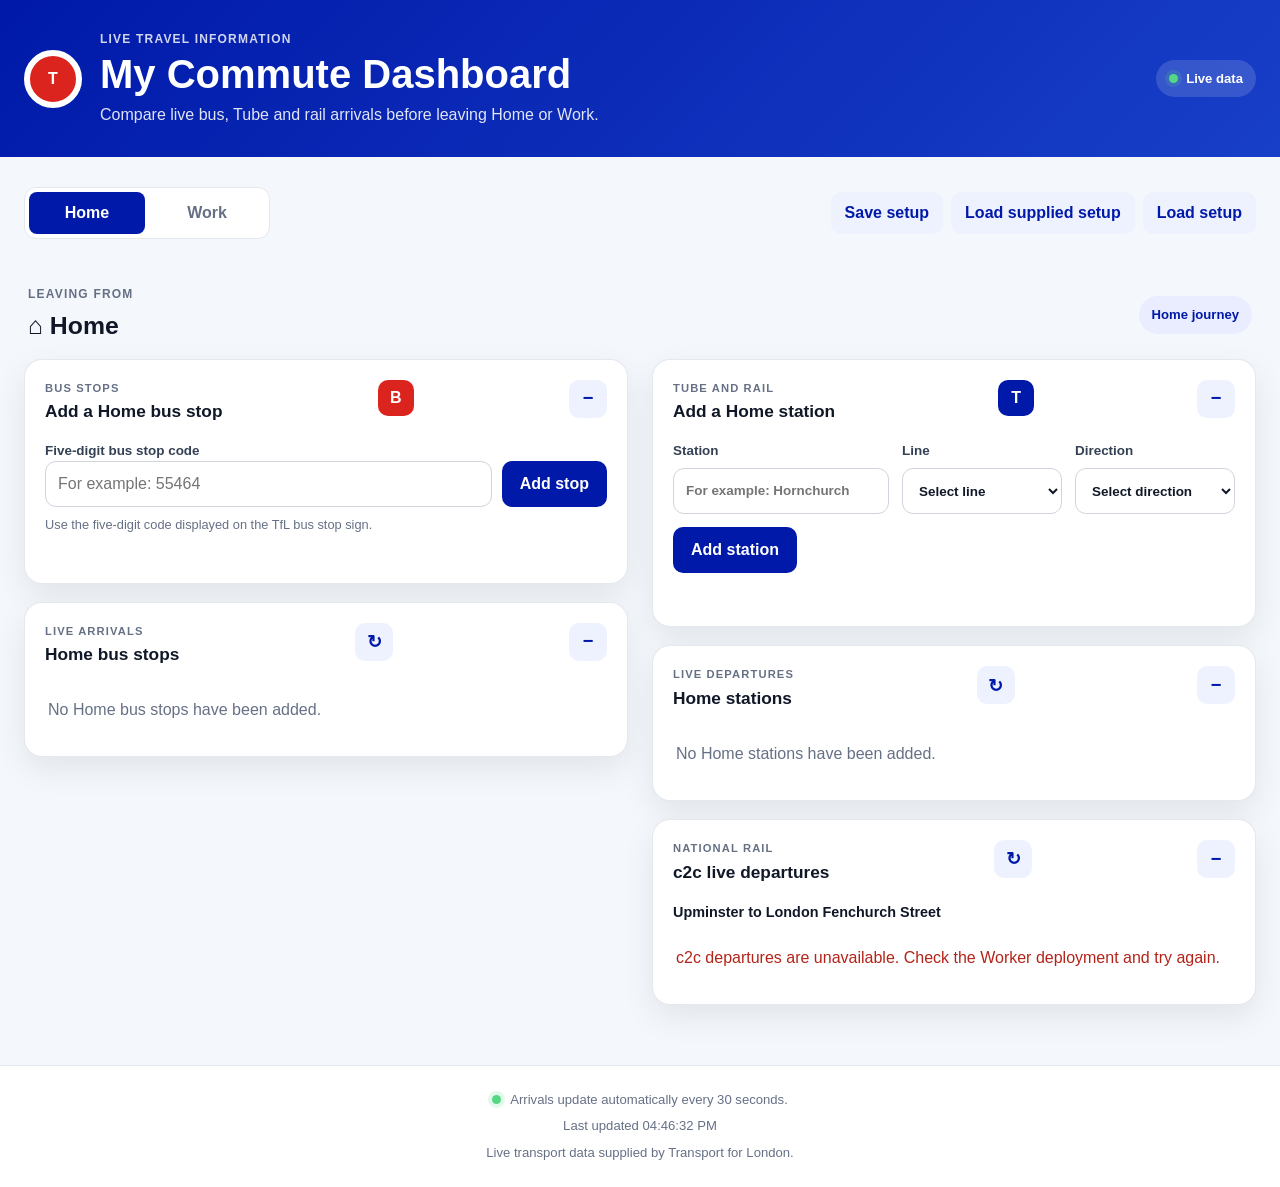
<file: index.html>
<!DOCTYPE html>
<html lang="en">
<head>
    <meta charset="UTF-8">

    <meta
        name="viewport"
        content="width=device-width, initial-scale=1.0"
    >

    <meta
        name="description"
        content="A personal TfL dashboard showing live bus, Tube and rail arrivals for Home and Work."
    >

    <title>My Commute Dashboard</title>

    <link rel="stylesheet" href="css/styles.css">
</head>

<body>

    <div class="app-shell">

        <!-- ==================================================
             PAGE HEADER
        =================================================== -->

        <header class="site-header">

            <div class="header-content">

                <div class="brand">

                    <div class="brand-icon" aria-hidden="true">
                        T
                    </div>

                    <div>
                        <p class="header-eyebrow">
                            Live travel information
                        </p>

                        <h1>My Commute Dashboard</h1>

                        <p class="header-description">
                            Compare live bus, Tube and rail arrivals
                            before leaving Home or Work.
                        </p>
                    </div>

                </div>

                <div class="header-status">
                    <span class="live-indicator" aria-hidden="true"></span>
                    <span>Live data</span>
                </div>

            </div>

        </header>


        <!-- ==================================================
             MAIN DASHBOARD
        =================================================== -->

        <main class="dashboard">

            <div class="dashboard-toolbar">
            <div class="dashboard-tabs" role="tablist" aria-label="Commute location">
                <button
                    type="button"
                    id="home-tab"
                    class="location-tab"
                    role="tab"
                    aria-selected="true"
                    aria-controls="home-panel"
                    tabindex="0"
                    data-location="home"
                >
                    Home
                </button>
                <button
                    type="button"
                    id="work-tab"
                    class="location-tab"
                    role="tab"
                    aria-selected="false"
                    aria-controls="work-panel"
                    tabindex="-1"
                    data-location="work"
                >
                    Work
                </button>
            </div>
                <div class="configuration-actions">
                    <button type="button" id="save-setup" class="secondary-button">Save setup</button>
                    <button type="button" id="load-default-setup" class="secondary-button" title="Load the commute setup provided with this dashboard">Load supplied setup</button>
                    <button type="button" id="load-setup" class="secondary-button">Load setup</button>
                    <input type="file" id="setup-file-input" accept=".json,application/json" hidden>
                </div>
            </div>
            <p id="setup-message" class="setup-message" role="status" aria-live="polite"></p>

            <div class="dashboard-grid">


                <!-- ==========================================
                     HOME PANEL
                =========================================== -->

                <section
                    id="home-panel"
                    class="location-panel"
                    role="tabpanel"
                    aria-labelledby="home-tab"
                    tabindex="0"
                >

                    <div class="location-header">

                        <div>
                            <p class="location-label">
                                Leaving from
                            </p>

                            <h2 id="home-heading">
                                <span aria-hidden="true">⌂</span>
                                Home
                            </h2>
                        </div>

                        <span class="location-badge">
                            Home journey
                        </span>

                    </div>


                    <div class="transport-columns">
                        <section class="transport-column" aria-label="Home bus information">

                    <!-- HOME BUS STOP FORM -->

                    <article class="transport-card">

                        <div class="card-heading">

                            <div>
                                <span class="eyebrow">
                                    Bus stops
                                </span>

                                <h3>Add a Home bus stop</h3>
                            </div>

                            <span
                                class="transport-icon bus-icon"
                                aria-hidden="true"
                            >
                                B
                            </span>

                        </div>

                        <form
                            id="home-bus-form"
                            class="bus-stop-form"
                            data-location="home"
                        >

                            <label for="home-stop-code">
                                Five-digit bus stop code
                            </label>

                            <div class="input-button-row">

                                <input
                                    type="text"
                                    id="home-stop-code"
                                    name="homeStopCode"
                                    inputmode="numeric"
                                    pattern="[0-9]{5}"
                                    maxlength="5"
                                    placeholder="For example: 55464"
                                    autocomplete="off"
                                    aria-describedby="home-bus-help"
                                    required
                                >

                                <button
                                    type="submit"
                                    class="primary-button"
                                >
                                    Add stop
                                </button>

                            </div>

                            <p
                                id="home-bus-help"
                                class="field-help"
                            >
                                Use the five-digit code displayed on the
                                TfL bus stop sign.
                            </p>

                            <p
                                id="home-bus-message"
                                class="form-message"
                                role="status"
                                aria-live="polite"
                            ></p>

                        </form>

                    </article>


                    <!-- HOME LIVE BUS ARRIVALS -->

                    <article class="transport-card">

                        <div class="card-heading">

                            <div>
                                <span class="eyebrow">
                                    Live arrivals
                                </span>

                                <h3>Home bus stops</h3>
                            </div>

                            <button
                                type="button"
                                id="refresh-home-buses"
                                class="icon-button"
                                aria-label="Refresh Home bus arrivals"
                                title="Refresh Home bus arrivals"
                            >
                                ↻
                            </button>

                        </div>

                        <div
                            id="home-buses"
                            class="departures-list"
                            aria-live="polite"
                        >
                            <p class="empty-message">
                                No Home bus stops have been added.
                            </p>
                        </div>

                    </article>

                        </section>
                        <section class="transport-column" aria-label="Home train information">

                    <!-- HOME STATION FORM -->

                    <article class="transport-card">

                        <div class="card-heading">

                            <div>
                                <span class="eyebrow">
                                    Tube and rail
                                </span>

                                <h3>Add a Home station</h3>
                            </div>

                            <span
                                class="transport-icon train-icon"
                                aria-hidden="true"
                            >
                                T
                            </span>

                        </div>

                        <form
                            id="home-station-form"
                            class="station-form"
                            data-location="home"
                        >

                            <label for="home-station-name">
                                Station

                                <input
                                    type="text"
                                    id="home-station-name"
                                    name="homeStationName"
                                    placeholder="For example: Hornchurch"
                                    autocomplete="off"
                                    required
                                >
                            </label>


                            <label for="home-line">
                                Line

                                <select
                                    id="home-line"
                                    name="homeLine"
                                    required
                                >
                                    <option value="">
                                        Select line
                                    </option>

                                    <optgroup label="London Underground">
                                        <option value="bakerloo">
                                            Bakerloo
                                        </option>

                                        <option value="central">
                                            Central
                                        </option>

                                        <option value="circle">
                                            Circle
                                        </option>

                                        <option value="district">
                                            District
                                        </option>

                                        <option value="hammersmith-city">
                                            Hammersmith &amp; City
                                        </option>

                                        <option value="jubilee">
                                            Jubilee
                                        </option>

                                        <option value="metropolitan">
                                            Metropolitan
                                        </option>

                                        <option value="northern">
                                            Northern
                                        </option>

                                        <option value="piccadilly">
                                            Piccadilly
                                        </option>

                                        <option value="victoria">
                                            Victoria
                                        </option>

                                        <option value="waterloo-city">
                                            Waterloo &amp; City
                                        </option>
                                    </optgroup>

                                    <optgroup label="Rail and other services">
                                        <option value="dlr">
                                            DLR
                                        </option>

                                        <option value="elizabeth">
                                            Elizabeth line
                                        </option>

                                        <option value="london-overground">
                                            London Overground
                                        </option>

                                        <option value="tram">
                                            Tram
                                        </option>
                                    </optgroup>
                                </select>
                            </label>


                            <label for="home-direction">
                                Direction

                                <select
                                    id="home-direction"
                                    name="homeDirection"
                                    required
                                >
                                    <option value="">
                                        Select direction
                                    </option>

                                    <option value="Eastbound">
                                        Eastbound
                                    </option>

                                    <option value="Westbound">
                                        Westbound
                                    </option>

                                    <option value="Northbound">
                                        Northbound
                                    </option>

                                    <option value="Southbound">
                                        Southbound
                                    </option>

                                    <option value="Clockwise">
                                        Clockwise
                                    </option>

                                    <option value="Anti-clockwise">
                                        Anti-clockwise
                                    </option>
                                </select>
                            </label>


                            <button
                                type="submit"
                                class="primary-button"
                            >
                                Add station
                            </button>

                            <p
                                id="home-station-message"
                                class="form-message"
                                role="status"
                                aria-live="polite"
                            ></p>

                        </form>

                    </article>


                    <!-- HOME LIVE TRAIN ARRIVALS -->

                    <article class="transport-card">

                        <div class="card-heading">

                            <div>
                                <span class="eyebrow">
                                    Live departures
                                </span>

                                <h3>Home stations</h3>
                            </div>

                            <button
                                type="button"
                                id="refresh-home-trains"
                                class="icon-button"
                                aria-label="Refresh Home train arrivals"
                                title="Refresh Home train arrivals"
                            >
                                ↻
                            </button>

                        </div>

                        <div
                            id="home-trains"
                            class="departures-list"
                            aria-live="polite"
                        >
                            <p class="empty-message">
                                No Home stations have been added.
                            </p>
                        </div>

                    </article>

                    <article class="transport-card c2c-card">
                        <div class="card-heading">
                            <div>
                                <span class="eyebrow">National Rail</span>
                                <h3>c2c live departures</h3>
                            </div>
                            <button
                                type="button"
                                id="refresh-home-c2c"
                                class="icon-button"
                                aria-label="Refresh c2c departures"
                                title="Refresh c2c departures"
                            >
                                ↻
                            </button>
                        </div>
                        <div class="c2c-directions">
                            <section class="c2c-direction" aria-labelledby="c2c-upminster-heading">
                                <h4 id="c2c-upminster-heading">Upminster to London Fenchurch Street</h4>
                                <div id="home-c2c-upminster" aria-live="polite">
                                    <p class="loading-message">Loading c2c departures...</p>
                                </div>
                            </section>
                        </div>
                    </article>

                        </section>
                    </div>

                </section>


                <!-- ==========================================
                     WORK PANEL
                =========================================== -->

                <section
                    id="work-panel"
                    class="location-panel"
                    role="tabpanel"
                    aria-labelledby="work-tab"
                    tabindex="0"
                    hidden
                >

                    <div class="location-header">

                        <div>
                            <p class="location-label">
                                Leaving from
                            </p>

                            <h2 id="work-heading">
                                <span aria-hidden="true">▦</span>
                                Work
                            </h2>
                        </div>

                        <span class="location-badge">
                            Work journey
                        </span>

                    </div>


                    <div class="transport-columns">
                        <section class="transport-column" aria-label="Work bus information">

                    <!-- WORK BUS STOP FORM -->

                    <article class="transport-card">

                        <div class="card-heading">

                            <div>
                                <span class="eyebrow">
                                    Bus stops
                                </span>

                                <h3>Add a Work bus stop</h3>
                            </div>

                            <span
                                class="transport-icon bus-icon"
                                aria-hidden="true"
                            >
                                B
                            </span>

                        </div>

                        <form
                            id="work-bus-form"
                            class="bus-stop-form"
                            data-location="work"
                        >

                            <label for="work-stop-code">
                                Five-digit bus stop code
                            </label>

                            <div class="input-button-row">

                                <input
                                    type="text"
                                    id="work-stop-code"
                                    name="workStopCode"
                                    inputmode="numeric"
                                    pattern="[0-9]{5}"
                                    maxlength="5"
                                    placeholder="For example: 55464"
                                    autocomplete="off"
                                    aria-describedby="work-bus-help"
                                    required
                                >

                                <button
                                    type="submit"
                                    class="primary-button"
                                >
                                    Add stop
                                </button>

                            </div>

                            <p
                                id="work-bus-help"
                                class="field-help"
                            >
                                Use the five-digit code displayed on the
                                TfL bus stop sign.
                            </p>

                            <p
                                id="work-bus-message"
                                class="form-message"
                                role="status"
                                aria-live="polite"
                            ></p>

                        </form>

                    </article>


                    <!-- WORK LIVE BUS ARRIVALS -->

                    <article class="transport-card">

                        <div class="card-heading">

                            <div>
                                <span class="eyebrow">
                                    Live arrivals
                                </span>

                                <h3>Work bus stops</h3>
                            </div>

                            <button
                                type="button"
                                id="refresh-work-buses"
                                class="icon-button"
                                aria-label="Refresh Work bus arrivals"
                                title="Refresh Work bus arrivals"
                            >
                                ↻
                            </button>

                        </div>

                        <div
                            id="work-buses"
                            class="departures-list"
                            aria-live="polite"
                        >
                            <p class="empty-message">
                                No Work bus stops have been added.
                            </p>
                        </div>

                    </article>

                        </section>
                        <section class="transport-column" aria-label="Work train information">

                    <!-- WORK STATION FORM -->

                    <article class="transport-card">

                        <div class="card-heading">

                            <div>
                                <span class="eyebrow">
                                    Tube and rail
                                </span>

                                <h3>Add a Work station</h3>
                            </div>

                            <span
                                class="transport-icon train-icon"
                                aria-hidden="true"
                            >
                                T
                            </span>

                        </div>

                        <form
                            id="work-station-form"
                            class="station-form"
                            data-location="work"
                        >

                            <label for="work-station-name">
                                Station

                                <input
                                    type="text"
                                    id="work-station-name"
                                    name="workStationName"
                                    placeholder="For example: Liverpool Street"
                                    autocomplete="off"
                                    required
                                >
                            </label>


                            <label for="work-line">
                                Line

                                <select
                                    id="work-line"
                                    name="workLine"
                                    required
                                >
                                    <option value="">
                                        Select line
                                    </option>

                                    <optgroup label="London Underground">
                                        <option value="bakerloo">
                                            Bakerloo
                                        </option>

                                        <option value="central">
                                            Central
                                        </option>

                                        <option value="circle">
                                            Circle
                                        </option>

                                        <option value="district">
                                            District
                                        </option>

                                        <option value="hammersmith-city">
                                            Hammersmith &amp; City
                                        </option>

                                        <option value="jubilee">
                                            Jubilee
                                        </option>

                                        <option value="metropolitan">
                                            Metropolitan
                                        </option>

                                        <option value="northern">
                                            Northern
                                        </option>

                                        <option value="piccadilly">
                                            Piccadilly
                                        </option>

                                        <option value="victoria">
                                            Victoria
                                        </option>

                                        <option value="waterloo-city">
                                            Waterloo &amp; City
                                        </option>
                                    </optgroup>

                                    <optgroup label="Rail and other services">
                                        <option value="dlr">
                                            DLR
                                        </option>

                                        <option value="elizabeth">
                                            Elizabeth line
                                        </option>

                                        <option value="london-overground">
                                            London Overground
                                        </option>

                                        <option value="tram">
                                            Tram
                                        </option>
                                    </optgroup>
                                </select>
                            </label>


                            <label for="work-direction">
                                Direction

                                <select
                                    id="work-direction"
                                    name="workDirection"
                                    required
                                >
                                    <option value="">
                                        Select direction
                                    </option>

                                    <option value="Eastbound">
                                        Eastbound
                                    </option>

                                    <option value="Westbound">
                                        Westbound
                                    </option>

                                    <option value="Northbound">
                                        Northbound
                                    </option>

                                    <option value="Southbound">
                                        Southbound
                                    </option>

                                    <option value="Clockwise">
                                        Clockwise
                                    </option>

                                    <option value="Anti-clockwise">
                                        Anti-clockwise
                                    </option>
                                </select>
                            </label>


                            <button
                                type="submit"
                                class="primary-button"
                            >
                                Add station
                            </button>

                            <p
                                id="work-station-message"
                                class="form-message"
                                role="status"
                                aria-live="polite"
                            ></p>

                        </form>

                    </article>


                    <!-- WORK LIVE TRAIN ARRIVALS -->

                    <article class="transport-card">

                        <div class="card-heading">

                            <div>
                                <span class="eyebrow">
                                    Live departures
                                </span>

                                <h3>Work stations</h3>
                            </div>

                            <button
                                type="button"
                                id="refresh-work-trains"
                                class="icon-button"
                                aria-label="Refresh Work train arrivals"
                                title="Refresh Work train arrivals"
                            >
                                ↻
                            </button>

                        </div>

                        <div
                            id="work-trains"
                            class="departures-list"
                            aria-live="polite"
                        >
                            <p class="empty-message">
                                No Work stations have been added.
                            </p>
                        </div>

                    </article>

                    <article class="transport-card c2c-card">
                        <div class="card-heading">
                            <div>
                                <span class="eyebrow">National Rail</span>
                                <h3>c2c live departures</h3>
                            </div>
                            <button
                                type="button"
                                id="refresh-work-c2c"
                                class="icon-button"
                                aria-label="Refresh c2c departures"
                                title="Refresh c2c departures"
                            >
                                ↻
                            </button>
                        </div>
                        <div class="c2c-directions">
                            <section class="c2c-direction" aria-labelledby="work-c2c-fenchurch-heading">
                                <h4 id="work-c2c-fenchurch-heading">London Fenchurch Street to Upminster</h4>
                                <div id="work-c2c-fenchurch" aria-live="polite">
                                    <p class="loading-message">Loading c2c departures...</p>
                                </div>
                            </section>
                        </div>
                    </article>

                        </section>
                    </div>

                </section>

            </div>

        </main>


        <!-- ==================================================
             PAGE FOOTER
        =================================================== -->

        <footer class="site-footer">

            <div>
                <span
                    class="footer-live-indicator"
                    aria-hidden="true"
                ></span>

                Arrivals update automatically every 30 seconds.
            </div>

            <p id="last-updated">
                Waiting for first update.
            </p>

            <p class="data-credit">
                Live transport data supplied by Transport for London.
            </p>

        </footer>

    </div>


    <!-- JavaScript must be loaded after the page content -->
    <script src="JS/script.js"></script>
</body>
</html>
</file>
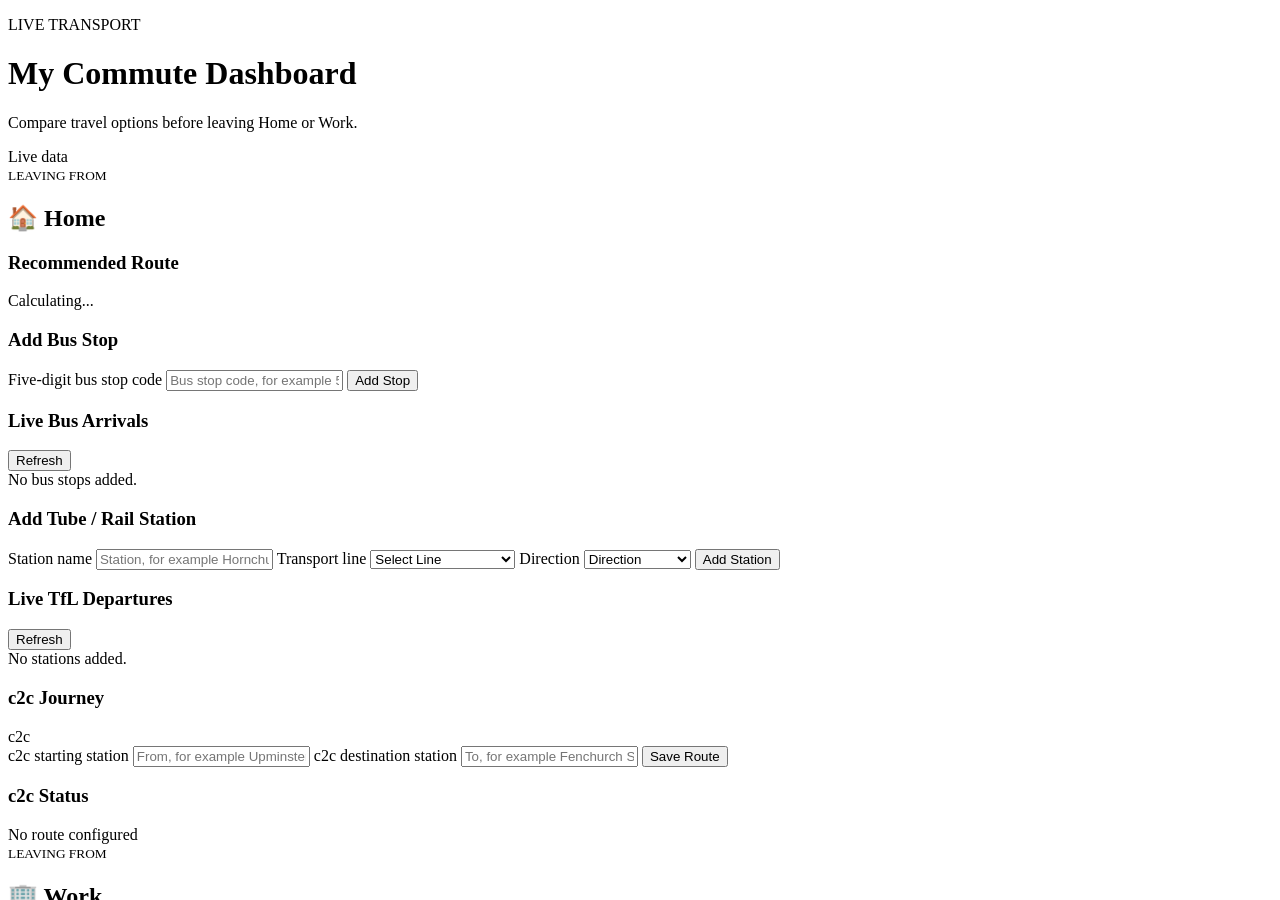
<file: index_files/bc7daf3c-334b-4de1-9fb0-30bd681a117a.html>
<!-- saved from url=(0071)blob:https://rwe-my.sharepoint.com/bc7daf3c-334b-4de1-9fb0-30bd681a117a -->
<html><head><meta http-equiv="Content-Type" content="text/html; charset=UTF-8"><meta http-equiv="x-dns-prefetch-control" content="off"><meta http-equiv="Content-Security-Policy" content="default-src &#39;none&#39;; script-src &#39;unsafe-inline&#39; &#39;unsafe-eval&#39;; style-src &#39;unsafe-inline&#39;; img-src data: blob:; font-src data: blob:; frame-src &#39;none&#39;; connect-src &#39;none&#39;; worker-src &#39;none&#39;; object-src &#39;none&#39;; base-uri &#39;none&#39;; form-action &#39;none&#39;;"><meta name="viewport" content="width=device-width, initial-scale=1" data-html-viewer-injected=""><style>html,body,iframe{margin:0;padding:0;border:0}html,body{height:100%;width:100%;overflow:hidden}#ka-livedata-inner{width:100%;height:100%;display:block}</style></head><body><iframe id="ka-livedata-inner" sandbox="allow-scripts" srcdoc="&lt;meta charset=&quot;UTF-8&quot; data-html-viewer-injected&gt;&lt;meta http-equiv=&quot;x-dns-prefetch-control&quot; content=&quot;off&quot; data-html-viewer-injected&gt;&lt;meta http-equiv=&quot;Content-Security-Policy&quot; data-html-viewer-injected content=&quot;default-src &#39;none&#39;; script-src &#39;unsafe-inline&#39; &#39;unsafe-eval&#39;; style-src &#39;unsafe-inline&#39;; img-src data: blob:; font-src data: blob:; connect-src &#39;none&#39;; worker-src &#39;none&#39;; object-src &#39;none&#39;; base-uri &#39;none&#39;; form-action &#39;none&#39;;&quot;&gt;&lt;meta name=&quot;viewport&quot; content=&quot;width=device-width, initial-scale=1&quot; data-html-viewer-injected&gt;&lt;style data-html-viewer-injected&gt;img,video,canvas,svg{max-width:100%;height:auto}table,pre{max-width:100%}&lt;/style&gt;&lt;script nonce=&quot;a52b119a-a1b2-42ea-9d49-f754a4323d3a&quot; data-html-viewer-injected&gt;(function(){var COUNT=0,MAX=20,LIMIT=2000;function post(m){if(COUNT&gt;=MAX)return;COUNT++;try{window.parent.postMessage({type:&quot;ka-html-viewer-js-error&quot;,message:String(m).slice(0,LIMIT)},&quot;*&quot;);}catch(_){}}window.addEventListener(&quot;error&quot;,function(e){if(!e||typeof e.message!==&quot;string&quot;||e.message===&quot;&quot;)return;var d=e.message;if(e.filename){d+=&quot; (&quot;+e.filename+(e.lineno?&quot;:&quot;+e.lineno:&quot;&quot;)+(e.colno?&quot;:&quot;+e.colno:&quot;&quot;)+&quot;)&quot;;}post(d);});window.addEventListener(&quot;unhandledrejection&quot;,function(e){var r=e&amp;&amp;e.reason;post(&quot;Unhandled promise rejection: &quot;+((r&amp;&amp;r.message)?r.message:r));});})();&lt;/script&gt;&lt;!DOCTYPE html&gt;&lt;html lang=&quot;en&quot;&gt;&lt;head&gt;&lt;script nonce=&quot;a52b119a-a1b2-42ea-9d49-f754a4323d3a&quot;&gt;(function(){var ph=&quot;[data-uri]&quot;;var mark=&quot;data-ka-img-fallback&quot;;function onErr(e){var t=e&amp;&amp;e.target;if(!t||t.tagName!==&quot;IMG&quot;||t.getAttribute(mark))return;t.setAttribute(mark,&quot;1&quot;);if(t.getAttribute(&quot;src&quot;)!==ph){t.setAttribute(&quot;src&quot;,ph);}}window.addEventListener(&quot;error&quot;,onErr,true);})();&lt;/script&gt;
    &lt;meta charset=&quot;UTF-8&quot;&gt;
    &lt;meta name=&quot;viewport&quot; content=&quot;width=device-width, initial-scale=1.0&quot;&gt;
    &lt;meta name=&quot;description&quot; content=&quot;A personal dashboard for live TfL bus and train information, plus manual c2c journey links.&quot;&gt;
    &lt;title&gt;My Commute Dashboard&lt;/title&gt;
    &lt;link rel=&quot;stylesheet&quot; href=&quot;https://rwe-my.sharepoint.com/personal/re55516_rwe-ag_com/Documents/Documents/Copilot/Created/styles.css&quot;&gt;
&lt;/head&gt;
&lt;body&gt;
    &lt;header class=&quot;hero&quot;&gt;
        &lt;div class=&quot;container&quot;&gt;
            &lt;div class=&quot;hero-content&quot;&gt;
                &lt;div&gt;
                    &lt;p class=&quot;eyebrow&quot;&gt;LIVE TRANSPORT&lt;/p&gt;
                    &lt;h1&gt;My Commute Dashboard&lt;/h1&gt;
                    &lt;p&gt;Compare travel options before leaving Home or Work.&lt;/p&gt;
                &lt;/div&gt;
                &lt;div class=&quot;live-status&quot; aria-label=&quot;Live data enabled&quot;&gt;
                    &lt;span class=&quot;live-dot&quot; aria-hidden=&quot;true&quot;&gt;&lt;/span&gt;
                    Live data
                &lt;/div&gt;
            &lt;/div&gt;
        &lt;/div&gt;
    &lt;/header&gt;

    &lt;main class=&quot;container&quot;&gt;
        &lt;div class=&quot;dashboard-grid&quot;&gt;
            &lt;!-- HOME --&gt;
            &lt;section class=&quot;location-panel&quot; aria-labelledby=&quot;home-heading&quot;&gt;
                &lt;div class=&quot;location-header&quot;&gt;
                    &lt;small&gt;LEAVING FROM&lt;/small&gt;
                    &lt;h2 id=&quot;home-heading&quot;&gt;🏠 Home&lt;/h2&gt;
                &lt;/div&gt;

                &lt;article class=&quot;card&quot;&gt;
                    &lt;h3&gt;Recommended Route&lt;/h3&gt;
                    &lt;div id=&quot;home-recommendation&quot; aria-live=&quot;polite&quot;&gt;
                        Calculating...
                    &lt;/div&gt;
                &lt;/article&gt;

                &lt;article class=&quot;card&quot;&gt;
                    &lt;h3&gt;Add Bus Stop&lt;/h3&gt;
                    &lt;form id=&quot;home-bus-form&quot; class=&quot;form&quot;&gt;
                        &lt;label class=&quot;visually-hidden&quot; for=&quot;home-stop-code&quot;&gt;Five-digit bus stop code&lt;/label&gt;
                        &lt;input id=&quot;home-stop-code&quot; name=&quot;homeStopCode&quot; type=&quot;text&quot; inputmode=&quot;numeric&quot; pattern=&quot;[0-9]{5}&quot; maxlength=&quot;5&quot; placeholder=&quot;Bus stop code, for example 55464&quot; autocomplete=&quot;off&quot; required=&quot;&quot;&gt;
                        &lt;button type=&quot;submit&quot;&gt;Add Stop&lt;/button&gt;
                    &lt;/form&gt;
                    &lt;p id=&quot;home-bus-message&quot; class=&quot;message&quot; role=&quot;status&quot; aria-live=&quot;polite&quot;&gt;&lt;/p&gt;
                &lt;/article&gt;

                &lt;article class=&quot;card&quot;&gt;
                    &lt;div class=&quot;card-header&quot;&gt;
                        &lt;h3&gt;Live Bus Arrivals&lt;/h3&gt;
                        &lt;button id=&quot;refresh-home-buses&quot; class=&quot;secondary-button&quot; type=&quot;button&quot;&gt;Refresh&lt;/button&gt;
                    &lt;/div&gt;
                    &lt;div id=&quot;home-buses&quot; aria-live=&quot;polite&quot;&gt;No bus stops added.&lt;/div&gt;
                &lt;/article&gt;

                &lt;article class=&quot;card&quot;&gt;
                    &lt;h3&gt;Add Tube / Rail Station&lt;/h3&gt;
                    &lt;form id=&quot;home-station-form&quot; class=&quot;form-grid&quot;&gt;
                        &lt;label class=&quot;visually-hidden&quot; for=&quot;home-station-name&quot;&gt;Station name&lt;/label&gt;
                        &lt;input id=&quot;home-station-name&quot; name=&quot;homeStationName&quot; type=&quot;text&quot; placeholder=&quot;Station, for example Hornchurch&quot; autocomplete=&quot;off&quot; required=&quot;&quot;&gt;

                        &lt;label class=&quot;visually-hidden&quot; for=&quot;home-line&quot;&gt;Transport line&lt;/label&gt;
                        &lt;select id=&quot;home-line&quot; name=&quot;homeLine&quot; required=&quot;&quot;&gt;
                            &lt;option value=&quot;&quot;&gt;Select Line&lt;/option&gt;
                            &lt;option value=&quot;bakerloo&quot;&gt;Bakerloo&lt;/option&gt;
                            &lt;option value=&quot;central&quot;&gt;Central&lt;/option&gt;
                            &lt;option value=&quot;circle&quot;&gt;Circle&lt;/option&gt;
                            &lt;option value=&quot;district&quot;&gt;District&lt;/option&gt;
                            &lt;option value=&quot;hammersmith-city&quot;&gt;Hammersmith &amp;amp; City&lt;/option&gt;
                            &lt;option value=&quot;jubilee&quot;&gt;Jubilee&lt;/option&gt;
                            &lt;option value=&quot;metropolitan&quot;&gt;Metropolitan&lt;/option&gt;
                            &lt;option value=&quot;northern&quot;&gt;Northern&lt;/option&gt;
                            &lt;option value=&quot;piccadilly&quot;&gt;Piccadilly&lt;/option&gt;
                            &lt;option value=&quot;victoria&quot;&gt;Victoria&lt;/option&gt;
                            &lt;option value=&quot;waterloo-city&quot;&gt;Waterloo &amp;amp; City&lt;/option&gt;
                            &lt;option value=&quot;dlr&quot;&gt;DLR&lt;/option&gt;
                            &lt;option value=&quot;elizabeth&quot;&gt;Elizabeth Line&lt;/option&gt;
                            &lt;option value=&quot;london-overground&quot;&gt;London Overground&lt;/option&gt;
                        &lt;/select&gt;

                        &lt;label class=&quot;visually-hidden&quot; for=&quot;home-direction&quot;&gt;Direction&lt;/label&gt;
                        &lt;select id=&quot;home-direction&quot; name=&quot;homeDirection&quot; required=&quot;&quot;&gt;
                            &lt;option value=&quot;&quot;&gt;Direction&lt;/option&gt;
                            &lt;option value=&quot;Eastbound&quot;&gt;Eastbound&lt;/option&gt;
                            &lt;option value=&quot;Westbound&quot;&gt;Westbound&lt;/option&gt;
                            &lt;option value=&quot;Northbound&quot;&gt;Northbound&lt;/option&gt;
                            &lt;option value=&quot;Southbound&quot;&gt;Southbound&lt;/option&gt;
                            &lt;option value=&quot;Clockwise&quot;&gt;Clockwise&lt;/option&gt;
                            &lt;option value=&quot;Anti-clockwise&quot;&gt;Anti-clockwise&lt;/option&gt;
                        &lt;/select&gt;

                        &lt;button type=&quot;submit&quot;&gt;Add Station&lt;/button&gt;
                    &lt;/form&gt;
                    &lt;p id=&quot;home-station-message&quot; class=&quot;message&quot; role=&quot;status&quot; aria-live=&quot;polite&quot;&gt;&lt;/p&gt;
                &lt;/article&gt;

                &lt;article class=&quot;card&quot;&gt;
                    &lt;div class=&quot;card-header&quot;&gt;
                        &lt;h3&gt;Live TfL Departures&lt;/h3&gt;
                        &lt;button id=&quot;refresh-home-trains&quot; class=&quot;secondary-button&quot; type=&quot;button&quot;&gt;Refresh&lt;/button&gt;
                    &lt;/div&gt;
                    &lt;div id=&quot;home-trains&quot; aria-live=&quot;polite&quot;&gt;No stations added.&lt;/div&gt;
                &lt;/article&gt;

                &lt;article class=&quot;card c2c-card&quot;&gt;
                    &lt;div class=&quot;card-header&quot;&gt;
                        &lt;h3&gt;c2c Journey&lt;/h3&gt;
                        &lt;span class=&quot;c2c-badge&quot;&gt;c2c&lt;/span&gt;
                    &lt;/div&gt;
                    &lt;form id=&quot;home-c2c-form&quot; class=&quot;form-grid&quot;&gt;
                        &lt;label class=&quot;visually-hidden&quot; for=&quot;home-c2c-from&quot;&gt;c2c starting station&lt;/label&gt;
                        &lt;input id=&quot;home-c2c-from&quot; name=&quot;homeC2cFrom&quot; type=&quot;text&quot; placeholder=&quot;From, for example Upminster&quot; autocomplete=&quot;off&quot; required=&quot;&quot;&gt;
                        &lt;label class=&quot;visually-hidden&quot; for=&quot;home-c2c-to&quot;&gt;c2c destination station&lt;/label&gt;
                        &lt;input id=&quot;home-c2c-to&quot; name=&quot;homeC2cTo&quot; type=&quot;text&quot; placeholder=&quot;To, for example Fenchurch Street&quot; autocomplete=&quot;off&quot; required=&quot;&quot;&gt;
                        &lt;button type=&quot;submit&quot;&gt;Save Route&lt;/button&gt;
                    &lt;/form&gt;
                    &lt;p id=&quot;home-c2c-message&quot; class=&quot;message&quot; role=&quot;status&quot; aria-live=&quot;polite&quot;&gt;&lt;/p&gt;
                &lt;/article&gt;

                &lt;article class=&quot;card&quot;&gt;
                    &lt;h3&gt;c2c Status&lt;/h3&gt;
                    &lt;div id=&quot;home-c2c-status&quot; aria-live=&quot;polite&quot;&gt;No route configured&lt;/div&gt;
                &lt;/article&gt;
            &lt;/section&gt;

            &lt;!-- WORK --&gt;
            &lt;section class=&quot;location-panel&quot; aria-labelledby=&quot;work-heading&quot;&gt;
                &lt;div class=&quot;location-header&quot;&gt;
                    &lt;small&gt;LEAVING FROM&lt;/small&gt;
                    &lt;h2 id=&quot;work-heading&quot;&gt;🏢 Work&lt;/h2&gt;
                &lt;/div&gt;

                &lt;article class=&quot;card&quot;&gt;
                    &lt;h3&gt;Recommended Route&lt;/h3&gt;
                    &lt;div id=&quot;work-recommendation&quot; aria-live=&quot;polite&quot;&gt;
                        Calculating...
                    &lt;/div&gt;
                &lt;/article&gt;

                &lt;article class=&quot;card&quot;&gt;
                    &lt;h3&gt;Add Bus Stop&lt;/h3&gt;
                    &lt;form id=&quot;work-bus-form&quot; class=&quot;form&quot;&gt;
                        &lt;label class=&quot;visually-hidden&quot; for=&quot;work-stop-code&quot;&gt;Five-digit bus stop code&lt;/label&gt;
                        &lt;input id=&quot;work-stop-code&quot; name=&quot;workStopCode&quot; type=&quot;text&quot; inputmode=&quot;numeric&quot; pattern=&quot;[0-9]{5}&quot; maxlength=&quot;5&quot; placeholder=&quot;Bus stop code, for example 55464&quot; autocomplete=&quot;off&quot; required=&quot;&quot;&gt;
                        &lt;button type=&quot;submit&quot;&gt;Add Stop&lt;/button&gt;
                    &lt;/form&gt;
                    &lt;p id=&quot;work-bus-message&quot; class=&quot;message&quot; role=&quot;status&quot; aria-live=&quot;polite&quot;&gt;&lt;/p&gt;
                &lt;/article&gt;

                &lt;article class=&quot;card&quot;&gt;
                    &lt;div class=&quot;card-header&quot;&gt;
                        &lt;h3&gt;Live Bus Arrivals&lt;/h3&gt;
                        &lt;button id=&quot;refresh-work-buses&quot; class=&quot;secondary-button&quot; type=&quot;button&quot;&gt;Refresh&lt;/button&gt;
                    &lt;/div&gt;
                    &lt;div id=&quot;work-buses&quot; aria-live=&quot;polite&quot;&gt;No bus stops added.&lt;/div&gt;
                &lt;/article&gt;

                &lt;article class=&quot;card&quot;&gt;
                    &lt;h3&gt;Add Tube / Rail Station&lt;/h3&gt;
                    &lt;form id=&quot;work-station-form&quot; class=&quot;form-grid&quot;&gt;
                        &lt;label class=&quot;visually-hidden&quot; for=&quot;work-station-name&quot;&gt;Station name&lt;/label&gt;
                        &lt;input id=&quot;work-station-name&quot; name=&quot;workStationName&quot; type=&quot;text&quot; placeholder=&quot;Station, for example Liverpool Street&quot; autocomplete=&quot;off&quot; required=&quot;&quot;&gt;

                        &lt;label class=&quot;visually-hidden&quot; for=&quot;work-line&quot;&gt;Transport line&lt;/label&gt;
                        &lt;select id=&quot;work-line&quot; name=&quot;workLine&quot; required=&quot;&quot;&gt;
                            &lt;option value=&quot;&quot;&gt;Select Line&lt;/option&gt;
                            &lt;option value=&quot;bakerloo&quot;&gt;Bakerloo&lt;/option&gt;
                            &lt;option value=&quot;central&quot;&gt;Central&lt;/option&gt;
                            &lt;option value=&quot;circle&quot;&gt;Circle&lt;/option&gt;
                            &lt;option value=&quot;district&quot;&gt;District&lt;/option&gt;
                            &lt;option value=&quot;hammersmith-city&quot;&gt;Hammersmith &amp;amp; City&lt;/option&gt;
                            &lt;option value=&quot;jubilee&quot;&gt;Jubilee&lt;/option&gt;
                            &lt;option value=&quot;metropolitan&quot;&gt;Metropolitan&lt;/option&gt;
                            &lt;option value=&quot;northern&quot;&gt;Northern&lt;/option&gt;
                            &lt;option value=&quot;piccadilly&quot;&gt;Piccadilly&lt;/option&gt;
                            &lt;option value=&quot;victoria&quot;&gt;Victoria&lt;/option&gt;
                            &lt;option value=&quot;waterloo-city&quot;&gt;Waterloo &amp;amp; City&lt;/option&gt;
                            &lt;option value=&quot;dlr&quot;&gt;DLR&lt;/option&gt;
                            &lt;option value=&quot;elizabeth&quot;&gt;Elizabeth Line&lt;/option&gt;
                            &lt;option value=&quot;london-overground&quot;&gt;London Overground&lt;/option&gt;
                        &lt;/select&gt;

                        &lt;label class=&quot;visually-hidden&quot; for=&quot;work-direction&quot;&gt;Direction&lt;/label&gt;
                        &lt;select id=&quot;work-direction&quot; name=&quot;workDirection&quot; required=&quot;&quot;&gt;
                            &lt;option value=&quot;&quot;&gt;Direction&lt;/option&gt;
                            &lt;option value=&quot;Eastbound&quot;&gt;Eastbound&lt;/option&gt;
                            &lt;option value=&quot;Westbound&quot;&gt;Westbound&lt;/option&gt;
                            &lt;option value=&quot;Northbound&quot;&gt;Northbound&lt;/option&gt;
                            &lt;option value=&quot;Southbound&quot;&gt;Southbound&lt;/option&gt;
                            &lt;option value=&quot;Clockwise&quot;&gt;Clockwise&lt;/option&gt;
                            &lt;option value=&quot;Anti-clockwise&quot;&gt;Anti-clockwise&lt;/option&gt;
                        &lt;/select&gt;

                        &lt;button type=&quot;submit&quot;&gt;Add Station&lt;/button&gt;
                    &lt;/form&gt;
                    &lt;p id=&quot;work-station-message&quot; class=&quot;message&quot; role=&quot;status&quot; aria-live=&quot;polite&quot;&gt;&lt;/p&gt;
                &lt;/article&gt;

                &lt;article class=&quot;card&quot;&gt;
                    &lt;div class=&quot;card-header&quot;&gt;
                        &lt;h3&gt;Live TfL Departures&lt;/h3&gt;
                        &lt;button id=&quot;refresh-work-trains&quot; class=&quot;secondary-button&quot; type=&quot;button&quot;&gt;Refresh&lt;/button&gt;
                    &lt;/div&gt;
                    &lt;div id=&quot;work-trains&quot; aria-live=&quot;polite&quot;&gt;No stations added.&lt;/div&gt;
                &lt;/article&gt;

                &lt;article class=&quot;card c2c-card&quot;&gt;
                    &lt;div class=&quot;card-header&quot;&gt;
                        &lt;h3&gt;c2c Journey&lt;/h3&gt;
                        &lt;span class=&quot;c2c-badge&quot;&gt;c2c&lt;/span&gt;
                    &lt;/div&gt;
                    &lt;form id=&quot;work-c2c-form&quot; class=&quot;form-grid&quot;&gt;
                        &lt;label class=&quot;visually-hidden&quot; for=&quot;work-c2c-from&quot;&gt;c2c starting station&lt;/label&gt;
                        &lt;input id=&quot;work-c2c-from&quot; name=&quot;workC2cFrom&quot; type=&quot;text&quot; placeholder=&quot;From, for example Fenchurch Street&quot; autocomplete=&quot;off&quot; required=&quot;&quot;&gt;
                        &lt;label class=&quot;visually-hidden&quot; for=&quot;work-c2c-to&quot;&gt;c2c destination station&lt;/label&gt;
                        &lt;input id=&quot;work-c2c-to&quot; name=&quot;workC2cTo&quot; type=&quot;text&quot; placeholder=&quot;To, for example Upminster&quot; autocomplete=&quot;off&quot; required=&quot;&quot;&gt;
                        &lt;button type=&quot;submit&quot;&gt;Save Route&lt;/button&gt;
                    &lt;/form&gt;
                    &lt;p id=&quot;work-c2c-message&quot; class=&quot;message&quot; role=&quot;status&quot; aria-live=&quot;polite&quot;&gt;&lt;/p&gt;
                &lt;/article&gt;

                &lt;article class=&quot;card&quot;&gt;
                    &lt;h3&gt;c2c Status&lt;/h3&gt;
                    &lt;div id=&quot;work-c2c-status&quot; aria-live=&quot;polite&quot;&gt;No route configured&lt;/div&gt;
                &lt;/article&gt;
            &lt;/section&gt;
        &lt;/div&gt;
    &lt;/main&gt;

    &lt;footer&gt;
        &lt;p id=&quot;last-updated&quot;&gt;Waiting for first update...&lt;/p&gt;
        &lt;p&gt;Live bus and TfL departures are refreshed automatically. c2c uses manual official-information links.&lt;/p&gt;
    &lt;/footer&gt;

    &lt;script nonce=&quot;a52b119a-a1b2-42ea-9d49-f754a4323d3a&quot; src=&quot;https://rwe-my.sharepoint.com/personal/re55516_rwe-ag_com/Documents/Documents/Copilot/Created/script.js&quot;&gt;&lt;/script&gt;


&lt;/body&gt;&lt;/html&gt;&lt;script nonce=&quot;a52b119a-a1b2-42ea-9d49-f754a4323d3a&quot; data-html-viewer-injected&gt;(function(){var _EH=/^on[a-z]+$/i;function _rewire(el){if(!el||!el.attributes)return;var snap=[];for(var i=0;i&lt;el.attributes.length;i++){var a=el.attributes[i];if(_EH.test(a.name))snap.push({n:a.name,v:a.value});}for(var j=0;j&lt;snap.length;j++){el.removeAttribute(snap[j].n);try{var fn=new Function(&quot;event&quot;,snap[j].v);el.addEventListener(snap[j].n.slice(2),(function(f){return function(e){return f.call(this,e);};})(fn));}catch(e){}}}function _walk(root){if(root.nodeType===1)_rewire(root);var ch=root.querySelectorAll?root.querySelectorAll(&quot;*&quot;):[];for(var i=0;i&lt;ch.length;i++)_rewire(ch[i]);}var _obs=new MutationObserver(function(ms){for(var i=0;i&lt;ms.length;i++){var nl=ms[i].addedNodes;for(var j=0;j&lt;nl.length;j++){if(nl[j].nodeType===1)_walk(nl[j]);}}});function _init(){_obs.observe(document.body||document.documentElement,{childList:true,subtree:true});_walk(document);}if(document.readyState===&quot;loading&quot;){document.addEventListener(&quot;DOMContentLoaded&quot;,_init);}else{_init();}})();&lt;/script&gt;&lt;script nonce=&quot;a52b119a-a1b2-42ea-9d49-f754a4323d3a&quot; data-html-viewer-injected&gt;(function(){var _navUsed=0;document.addEventListener(&quot;click&quot;,function(e){if(!e.isTrusted)return;var v=e.target;while(v&amp;&amp;v.nodeName&amp;&amp;v.nodeName.toUpperCase()!==&quot;VIDEO&quot;){v=v.parentElement;}if(!v){var stack=document.elementsFromPoint?document.elementsFromPoint(e.clientX,e.clientY):null;if(stack){for(var i=0;i&lt;stack.length;i++){if(stack[i].nodeName.toUpperCase()===&quot;VIDEO&quot;){v=stack[i];break;}}}}if(!v)return;var url=(v.getAttribute(&quot;src&quot;)||&quot;&quot;).trim();if(!url){var srcs=v.querySelectorAll(&quot;source&quot;);for(var j=0;j&lt;srcs.length;j++){var s=(srcs[j].getAttribute(&quot;src&quot;)||&quot;&quot;).trim();if(s){url=s;break;}}}if(!url)return;try{url=new URL(url,document.baseURI).href;}catch(_){return;}e.preventDefault();e.stopPropagation();window.parent.postMessage({type:&quot;ka-html-viewer-link-click&quot;,url:url},&quot;*&quot;);},true);document.addEventListener(&quot;click&quot;,function(e){if(!e.isTrusted)return;var t=e.target;while(t&amp;&amp;t.nodeName.toUpperCase()!==&quot;A&quot;){t=t.parentElement;}if(t&amp;&amp;t.href){var h=t.getAttribute(&quot;href&quot;)||&quot;&quot;;if(h.charAt(0)===&quot;#&quot;){e.preventDefault();if(h.length&gt;1){var id=h.slice(1);try{id=decodeURIComponent(id);}catch(_){}var el=document.getElementById(id);if(!el){try{el=document.querySelector(&quot;a[name=&quot;+JSON.stringify(id)+&quot;]&quot;);}catch(_){}}if(el)el.scrollIntoView();}else{window.scrollTo(0,0);}try{window.parent.postMessage({type:&quot;ka-html-viewer-anchor-change&quot;,anchor:h.slice(1)},&quot;*&quot;);}catch(_){}return;}e.preventDefault();if(e.isTrusted){_navUsed=0;}if(!(navigator.userActivation&amp;&amp;navigator.userActivation.isActive))return;if(_navUsed&gt;=1)return;_navUsed+=1;window.parent.postMessage({type:&quot;ka-html-viewer-link-click&quot;,url:t.href},&quot;*&quot;);}});})();&lt;/script&gt;&lt;script nonce=&quot;a52b119a-a1b2-42ea-9d49-f754a4323d3a&quot; data-html-viewer-injected&gt;(function(){function _ready(){try{window.parent.postMessage({type:&quot;ka-html-viewer-ready&quot;},&quot;*&quot;);}catch(_){}}if(document.readyState===&quot;loading&quot;){document.addEventListener(&quot;DOMContentLoaded&quot;,_ready);}else{_ready();}window.addEventListener(&quot;message&quot;,function(e){if(e.source!==window.parent)return;if(!e.data||e.data.type!==&quot;ka-html-viewer-anchor&quot;)return;if(typeof e.data.anchor!==&quot;string&quot;)return;var h=&quot;#&quot;+e.data.anchor;if(h.length&gt;1){var id=h.slice(1);try{id=decodeURIComponent(id);}catch(_){}var el=document.getElementById(id);if(!el){try{el=document.querySelector(&quot;a[name=&quot;+JSON.stringify(id)+&quot;]&quot;);}catch(_){}}if(el)el.scrollIntoView();}});})();&lt;/script&gt;"></iframe><script nonce="">(function(){var inner=document.getElementById("ka-livedata-inner");var allowOut=["ka-html-viewer-link-click","ka-html-viewer-refresh","ka-html-viewer-ready","ka-html-viewer-anchor-change","ka-html-viewer-js-error"];var allowIn=["ka-html-viewer-anchor"];function okOut(t){for(var i=0;i<allowOut.length;i++)if(allowOut[i]===t)return true;return false;}function okIn(t){for(var i=0;i<allowIn.length;i++)if(allowIn[i]===t)return true;return false;}inner.srcdoc="<meta charset=\"UTF-8\" data-html-viewer-injected><meta http-equiv=\"x-dns-prefetch-control\" content=\"off\" data-html-viewer-injected><meta http-equiv=\"Content-Security-Policy\" data-html-viewer-injected content=\"default-src 'none'; script-src 'unsafe-inline' 'unsafe-eval'; style-src 'unsafe-inline'; img-src data: blob:; font-src data: blob:; connect-src 'none'; worker-src 'none'; object-src 'none'; base-uri 'none'; form-action 'none';\"><meta name=\"viewport\" content=\"width=device-width, initial-scale=1\" data-html-viewer-injected><style data-html-viewer-injected>img,video,canvas,svg{max-width:100%;height:auto}table,pre{max-width:100%}</style><script nonce=\"a52b119a-a1b2-42ea-9d49-f754a4323d3a\" data-html-viewer-injected>(function(){var COUNT=0,MAX=20,LIMIT=2000;function post(m){if(COUNT>=MAX)return;COUNT++;try{window.parent.postMessage({type:\"ka-html-viewer-js-error\",message:String(m).slice(0,LIMIT)},\"*\");}catch(_){}}window.addEventListener(\"error\",function(e){if(!e||typeof e.message!==\"string\"||e.message===\"\")return;var d=e.message;if(e.filename){d+=\" (\"+e.filename+(e.lineno?\":\"+e.lineno:\"\")+(e.colno?\":\"+e.colno:\"\")+\")\";}post(d);});window.addEventListener(\"unhandledrejection\",function(e){var r=e&&e.reason;post(\"Unhandled promise rejection: \"+((r&&r.message)?r.message:r));});})();<\/script><!DOCTYPE html><html lang=\"en\"><head><script nonce=\"a52b119a-a1b2-42ea-9d49-f754a4323d3a\">(function(){var ph=\"[data-uri]\";var mark=\"data-ka-img-fallback\";function onErr(e){var t=e&&e.target;if(!t||t.tagName!==\"IMG\"||t.getAttribute(mark))return;t.setAttribute(mark,\"1\");if(t.getAttribute(\"src\")!==ph){t.setAttribute(\"src\",ph);}}window.addEventListener(\"error\",onErr,true);})();<\/script>\n    <meta charset=\"UTF-8\">\n    <meta name=\"viewport\" content=\"width=device-width, initial-scale=1.0\">\n    <meta name=\"description\" content=\"A personal dashboard for live TfL bus and train information, plus manual c2c journey links.\">\n    <title>My Commute Dashboard</title>\n    <link rel=\"stylesheet\" href=\"https://rwe-my.sharepoint.com/personal/re55516_rwe-ag_com/Documents/Documents/Copilot/Created/styles.css\">\n</head>\n<body>\n    <header class=\"hero\">\n        <div class=\"container\">\n            <div class=\"hero-content\">\n                <div>\n                    <p class=\"eyebrow\">LIVE TRANSPORT</p>\n                    <h1>My Commute Dashboard</h1>\n                    <p>Compare travel options before leaving Home or Work.</p>\n                </div>\n                <div class=\"live-status\" aria-label=\"Live data enabled\">\n                    <span class=\"live-dot\" aria-hidden=\"true\"></span>\n                    Live data\n                </div>\n            </div>\n        </div>\n    </header>\n\n    <main class=\"container\">\n        <div class=\"dashboard-grid\">\n            <!-- HOME -->\n            <section class=\"location-panel\" aria-labelledby=\"home-heading\">\n                <div class=\"location-header\">\n                    <small>LEAVING FROM</small>\n                    <h2 id=\"home-heading\">🏠 Home</h2>\n                </div>\n\n                <article class=\"card\">\n                    <h3>Recommended Route</h3>\n                    <div id=\"home-recommendation\" aria-live=\"polite\">\n                        Calculating...\n                    </div>\n                </article>\n\n                <article class=\"card\">\n                    <h3>Add Bus Stop</h3>\n                    <form id=\"home-bus-form\" class=\"form\">\n                        <label class=\"visually-hidden\" for=\"home-stop-code\">Five-digit bus stop code</label>\n                        <input id=\"home-stop-code\" name=\"homeStopCode\" type=\"text\" inputmode=\"numeric\" pattern=\"[0-9]{5}\" maxlength=\"5\" placeholder=\"Bus stop code, for example 55464\" autocomplete=\"off\" required=\"\">\n                        <button type=\"submit\">Add Stop</button>\n                    </form>\n                    <p id=\"home-bus-message\" class=\"message\" role=\"status\" aria-live=\"polite\"></p>\n                </article>\n\n                <article class=\"card\">\n                    <div class=\"card-header\">\n                        <h3>Live Bus Arrivals</h3>\n                        <button id=\"refresh-home-buses\" class=\"secondary-button\" type=\"button\">Refresh</button>\n                    </div>\n                    <div id=\"home-buses\" aria-live=\"polite\">No bus stops added.</div>\n                </article>\n\n                <article class=\"card\">\n                    <h3>Add Tube / Rail Station</h3>\n                    <form id=\"home-station-form\" class=\"form-grid\">\n                        <label class=\"visually-hidden\" for=\"home-station-name\">Station name</label>\n                        <input id=\"home-station-name\" name=\"homeStationName\" type=\"text\" placeholder=\"Station, for example Hornchurch\" autocomplete=\"off\" required=\"\">\n\n                        <label class=\"visually-hidden\" for=\"home-line\">Transport line</label>\n                        <select id=\"home-line\" name=\"homeLine\" required=\"\">\n                            <option value=\"\">Select Line</option>\n                            <option value=\"bakerloo\">Bakerloo</option>\n                            <option value=\"central\">Central</option>\n                            <option value=\"circle\">Circle</option>\n                            <option value=\"district\">District</option>\n                            <option value=\"hammersmith-city\">Hammersmith &amp; City</option>\n                            <option value=\"jubilee\">Jubilee</option>\n                            <option value=\"metropolitan\">Metropolitan</option>\n                            <option value=\"northern\">Northern</option>\n                            <option value=\"piccadilly\">Piccadilly</option>\n                            <option value=\"victoria\">Victoria</option>\n                            <option value=\"waterloo-city\">Waterloo &amp; City</option>\n                            <option value=\"dlr\">DLR</option>\n                            <option value=\"elizabeth\">Elizabeth Line</option>\n                            <option value=\"london-overground\">London Overground</option>\n                        </select>\n\n                        <label class=\"visually-hidden\" for=\"home-direction\">Direction</label>\n                        <select id=\"home-direction\" name=\"homeDirection\" required=\"\">\n                            <option value=\"\">Direction</option>\n                            <option value=\"Eastbound\">Eastbound</option>\n                            <option value=\"Westbound\">Westbound</option>\n                            <option value=\"Northbound\">Northbound</option>\n                            <option value=\"Southbound\">Southbound</option>\n                            <option value=\"Clockwise\">Clockwise</option>\n                            <option value=\"Anti-clockwise\">Anti-clockwise</option>\n                        </select>\n\n                        <button type=\"submit\">Add Station</button>\n                    </form>\n                    <p id=\"home-station-message\" class=\"message\" role=\"status\" aria-live=\"polite\"></p>\n                </article>\n\n                <article class=\"card\">\n                    <div class=\"card-header\">\n                        <h3>Live TfL Departures</h3>\n                        <button id=\"refresh-home-trains\" class=\"secondary-button\" type=\"button\">Refresh</button>\n                    </div>\n                    <div id=\"home-trains\" aria-live=\"polite\">No stations added.</div>\n                </article>\n\n                <article class=\"card c2c-card\">\n                    <div class=\"card-header\">\n                        <h3>c2c Journey</h3>\n                        <span class=\"c2c-badge\">c2c</span>\n                    </div>\n                    <form id=\"home-c2c-form\" class=\"form-grid\">\n                        <label class=\"visually-hidden\" for=\"home-c2c-from\">c2c starting station</label>\n                        <input id=\"home-c2c-from\" name=\"homeC2cFrom\" type=\"text\" placeholder=\"From, for example Upminster\" autocomplete=\"off\" required=\"\">\n                        <label class=\"visually-hidden\" for=\"home-c2c-to\">c2c destination station</label>\n                        <input id=\"home-c2c-to\" name=\"homeC2cTo\" type=\"text\" placeholder=\"To, for example Fenchurch Street\" autocomplete=\"off\" required=\"\">\n                        <button type=\"submit\">Save Route</button>\n                    </form>\n                    <p id=\"home-c2c-message\" class=\"message\" role=\"status\" aria-live=\"polite\"></p>\n                </article>\n\n                <article class=\"card\">\n                    <h3>c2c Status</h3>\n                    <div id=\"home-c2c-status\" aria-live=\"polite\">No route configured</div>\n                </article>\n            </section>\n\n            <!-- WORK -->\n            <section class=\"location-panel\" aria-labelledby=\"work-heading\">\n                <div class=\"location-header\">\n                    <small>LEAVING FROM</small>\n                    <h2 id=\"work-heading\">🏢 Work</h2>\n                </div>\n\n                <article class=\"card\">\n                    <h3>Recommended Route</h3>\n                    <div id=\"work-recommendation\" aria-live=\"polite\">\n                        Calculating...\n                    </div>\n                </article>\n\n                <article class=\"card\">\n                    <h3>Add Bus Stop</h3>\n                    <form id=\"work-bus-form\" class=\"form\">\n                        <label class=\"visually-hidden\" for=\"work-stop-code\">Five-digit bus stop code</label>\n                        <input id=\"work-stop-code\" name=\"workStopCode\" type=\"text\" inputmode=\"numeric\" pattern=\"[0-9]{5}\" maxlength=\"5\" placeholder=\"Bus stop code, for example 55464\" autocomplete=\"off\" required=\"\">\n                        <button type=\"submit\">Add Stop</button>\n                    </form>\n                    <p id=\"work-bus-message\" class=\"message\" role=\"status\" aria-live=\"polite\"></p>\n                </article>\n\n                <article class=\"card\">\n                    <div class=\"card-header\">\n                        <h3>Live Bus Arrivals</h3>\n                        <button id=\"refresh-work-buses\" class=\"secondary-button\" type=\"button\">Refresh</button>\n                    </div>\n                    <div id=\"work-buses\" aria-live=\"polite\">No bus stops added.</div>\n                </article>\n\n                <article class=\"card\">\n                    <h3>Add Tube / Rail Station</h3>\n                    <form id=\"work-station-form\" class=\"form-grid\">\n                        <label class=\"visually-hidden\" for=\"work-station-name\">Station name</label>\n                        <input id=\"work-station-name\" name=\"workStationName\" type=\"text\" placeholder=\"Station, for example Liverpool Street\" autocomplete=\"off\" required=\"\">\n\n                        <label class=\"visually-hidden\" for=\"work-line\">Transport line</label>\n                        <select id=\"work-line\" name=\"workLine\" required=\"\">\n                            <option value=\"\">Select Line</option>\n                            <option value=\"bakerloo\">Bakerloo</option>\n                            <option value=\"central\">Central</option>\n                            <option value=\"circle\">Circle</option>\n                            <option value=\"district\">District</option>\n                            <option value=\"hammersmith-city\">Hammersmith &amp; City</option>\n                            <option value=\"jubilee\">Jubilee</option>\n                            <option value=\"metropolitan\">Metropolitan</option>\n                            <option value=\"northern\">Northern</option>\n                            <option value=\"piccadilly\">Piccadilly</option>\n                            <option value=\"victoria\">Victoria</option>\n                            <option value=\"waterloo-city\">Waterloo &amp; City</option>\n                            <option value=\"dlr\">DLR</option>\n                            <option value=\"elizabeth\">Elizabeth Line</option>\n                            <option value=\"london-overground\">London Overground</option>\n                        </select>\n\n                        <label class=\"visually-hidden\" for=\"work-direction\">Direction</label>\n                        <select id=\"work-direction\" name=\"workDirection\" required=\"\">\n                            <option value=\"\">Direction</option>\n                            <option value=\"Eastbound\">Eastbound</option>\n                            <option value=\"Westbound\">Westbound</option>\n                            <option value=\"Northbound\">Northbound</option>\n                            <option value=\"Southbound\">Southbound</option>\n                            <option value=\"Clockwise\">Clockwise</option>\n                            <option value=\"Anti-clockwise\">Anti-clockwise</option>\n                        </select>\n\n                        <button type=\"submit\">Add Station</button>\n                    </form>\n                    <p id=\"work-station-message\" class=\"message\" role=\"status\" aria-live=\"polite\"></p>\n                </article>\n\n                <article class=\"card\">\n                    <div class=\"card-header\">\n                        <h3>Live TfL Departures</h3>\n                        <button id=\"refresh-work-trains\" class=\"secondary-button\" type=\"button\">Refresh</button>\n                    </div>\n                    <div id=\"work-trains\" aria-live=\"polite\">No stations added.</div>\n                </article>\n\n                <article class=\"card c2c-card\">\n                    <div class=\"card-header\">\n                        <h3>c2c Journey</h3>\n                        <span class=\"c2c-badge\">c2c</span>\n                    </div>\n                    <form id=\"work-c2c-form\" class=\"form-grid\">\n                        <label class=\"visually-hidden\" for=\"work-c2c-from\">c2c starting station</label>\n                        <input id=\"work-c2c-from\" name=\"workC2cFrom\" type=\"text\" placeholder=\"From, for example Fenchurch Street\" autocomplete=\"off\" required=\"\">\n                        <label class=\"visually-hidden\" for=\"work-c2c-to\">c2c destination station</label>\n                        <input id=\"work-c2c-to\" name=\"workC2cTo\" type=\"text\" placeholder=\"To, for example Upminster\" autocomplete=\"off\" required=\"\">\n                        <button type=\"submit\">Save Route</button>\n                    </form>\n                    <p id=\"work-c2c-message\" class=\"message\" role=\"status\" aria-live=\"polite\"></p>\n                </article>\n\n                <article class=\"card\">\n                    <h3>c2c Status</h3>\n                    <div id=\"work-c2c-status\" aria-live=\"polite\">No route configured</div>\n                </article>\n            </section>\n        </div>\n    </main>\n\n    <footer>\n        <p id=\"last-updated\">Waiting for first update...</p>\n        <p>Live bus and TfL departures are refreshed automatically. c2c uses manual official-information links.</p>\n    </footer>\n\n    <script nonce=\"a52b119a-a1b2-42ea-9d49-f754a4323d3a\" src=\"https://rwe-my.sharepoint.com/personal/re55516_rwe-ag_com/Documents/Documents/Copilot/Created/script.js\"><\/script>\n\n\n</body></html><script nonce=\"a52b119a-a1b2-42ea-9d49-f754a4323d3a\" data-html-viewer-injected>(function(){var _EH=/^on[a-z]+$/i;function _rewire(el){if(!el||!el.attributes)return;var snap=[];for(var i=0;i<el.attributes.length;i++){var a=el.attributes[i];if(_EH.test(a.name))snap.push({n:a.name,v:a.value});}for(var j=0;j<snap.length;j++){el.removeAttribute(snap[j].n);try{var fn=new Function(\"event\",snap[j].v);el.addEventListener(snap[j].n.slice(2),(function(f){return function(e){return f.call(this,e);};})(fn));}catch(e){}}}function _walk(root){if(root.nodeType===1)_rewire(root);var ch=root.querySelectorAll?root.querySelectorAll(\"*\"):[];for(var i=0;i<ch.length;i++)_rewire(ch[i]);}var _obs=new MutationObserver(function(ms){for(var i=0;i<ms.length;i++){var nl=ms[i].addedNodes;for(var j=0;j<nl.length;j++){if(nl[j].nodeType===1)_walk(nl[j]);}}});function _init(){_obs.observe(document.body||document.documentElement,{childList:true,subtree:true});_walk(document);}if(document.readyState===\"loading\"){document.addEventListener(\"DOMContentLoaded\",_init);}else{_init();}})();<\/script><script nonce=\"a52b119a-a1b2-42ea-9d49-f754a4323d3a\" data-html-viewer-injected>(function(){var _navUsed=0;document.addEventListener(\"click\",function(e){if(!e.isTrusted)return;var v=e.target;while(v&&v.nodeName&&v.nodeName.toUpperCase()!==\"VIDEO\"){v=v.parentElement;}if(!v){var stack=document.elementsFromPoint?document.elementsFromPoint(e.clientX,e.clientY):null;if(stack){for(var i=0;i<stack.length;i++){if(stack[i].nodeName.toUpperCase()===\"VIDEO\"){v=stack[i];break;}}}}if(!v)return;var url=(v.getAttribute(\"src\")||\"\").trim();if(!url){var srcs=v.querySelectorAll(\"source\");for(var j=0;j<srcs.length;j++){var s=(srcs[j].getAttribute(\"src\")||\"\").trim();if(s){url=s;break;}}}if(!url)return;try{url=new URL(url,document.baseURI).href;}catch(_){return;}e.preventDefault();e.stopPropagation();window.parent.postMessage({type:\"ka-html-viewer-link-click\",url:url},\"*\");},true);document.addEventListener(\"click\",function(e){if(!e.isTrusted)return;var t=e.target;while(t&&t.nodeName.toUpperCase()!==\"A\"){t=t.parentElement;}if(t&&t.href){var h=t.getAttribute(\"href\")||\"\";if(h.charAt(0)===\"#\"){e.preventDefault();if(h.length>1){var id=h.slice(1);try{id=decodeURIComponent(id);}catch(_){}var el=document.getElementById(id);if(!el){try{el=document.querySelector(\"a[name=\"+JSON.stringify(id)+\"]\");}catch(_){}}if(el)el.scrollIntoView();}else{window.scrollTo(0,0);}try{window.parent.postMessage({type:\"ka-html-viewer-anchor-change\",anchor:h.slice(1)},\"*\");}catch(_){}return;}e.preventDefault();if(e.isTrusted){_navUsed=0;}if(!(navigator.userActivation&&navigator.userActivation.isActive))return;if(_navUsed>=1)return;_navUsed+=1;window.parent.postMessage({type:\"ka-html-viewer-link-click\",url:t.href},\"*\");}});})();<\/script><script nonce=\"a52b119a-a1b2-42ea-9d49-f754a4323d3a\" data-html-viewer-injected>(function(){function _ready(){try{window.parent.postMessage({type:\"ka-html-viewer-ready\"},\"*\");}catch(_){}}if(document.readyState===\"loading\"){document.addEventListener(\"DOMContentLoaded\",_ready);}else{_ready();}window.addEventListener(\"message\",function(e){if(e.source!==window.parent)return;if(!e.data||e.data.type!==\"ka-html-viewer-anchor\")return;if(typeof e.data.anchor!==\"string\")return;var h=\"#\"+e.data.anchor;if(h.length>1){var id=h.slice(1);try{id=decodeURIComponent(id);}catch(_){}var el=document.getElementById(id);if(!el){try{el=document.querySelector(\"a[name=\"+JSON.stringify(id)+\"]\");}catch(_){}}if(el)el.scrollIntoView();}});})();<\/script>";window.addEventListener("message",function(e){if(!e.data||typeof e.data.type!=="string")return;if(e.source===inner.contentWindow){if(okOut(e.data.type))window.parent.postMessage(e.data,"*");return;}if(e.source===window.parent){if(okIn(e.data.type))inner.contentWindow.postMessage(e.data,"*",[]);}});})();</script></body></html>
</file>
<file: css/styles.css>
/* TfL Commute Dashboard */
:root {
    --tfl-blue: #0019a8;
    --tfl-blue-dark: #00136f;
    --tfl-red: #dc241f;
    --rail-teal: #007f86;
    --ink: #101828;
    --muted: #667085;
    --line: #e4e7ec;
    --surface: #ffffff;
    --canvas: #f4f7fb;
    --success: #067647;
    --danger: #b42318;
    --shadow: 0 12px 32px rgba(16, 24, 40, 0.08);
    --radius: 18px;
}

* { box-sizing: border-box; }
html { color-scheme: light; }
body {
    margin: 0;
    min-width: 320px;
    background: var(--canvas);
    color: var(--ink);
    font-family: Inter, "Segoe UI", Roboto, Arial, sans-serif;
    line-height: 1.5;
}
button, input, select { font: inherit; }
button { -webkit-tap-highlight-color: transparent; }
.app-shell { min-height: 100vh; }

.site-header {
    background: linear-gradient(135deg, var(--tfl-blue), #183fc8);
    color: #fff;
    padding: 30px 24px;
}
.header-content {
    width: min(1320px, 100%);
    margin: 0 auto;
    display: flex;
    align-items: center;
    justify-content: space-between;
    gap: 24px;
}
.brand { display: flex; align-items: center; gap: 18px; }
.brand-icon {
    width: 58px; height: 58px;
    display: grid; place-items: center;
    border: 6px solid #fff;
    border-radius: 50%;
    background: var(--tfl-red);
    font-weight: 900;
    box-shadow: inset 0 0 0 4px var(--tfl-red);
}
.header-eyebrow, .location-label {
    margin: 0 0 4px;
    font-size: .75rem;
    font-weight: 800;
    letter-spacing: .1em;
    text-transform: uppercase;
    opacity: .82;
}
h1 { margin: 0; font-size: clamp(1.65rem, 4vw, 2.5rem); line-height: 1.1; }
.header-description { margin: 7px 0 0; opacity: .88; }
.header-status, .location-badge {
    display: inline-flex; align-items: center; gap: 8px;
    border-radius: 999px;
    padding: 9px 13px;
    font-size: .82rem;
    font-weight: 750;
    white-space: nowrap;
}
.header-status { background: rgba(255,255,255,.14); }
.live-indicator, .footer-live-indicator {
    width: 9px; height: 9px;
    border-radius: 50%;
    background: #55d884;
    box-shadow: 0 0 0 4px rgba(85,216,132,.16);
}

.dashboard { width: min(1320px, 100%); margin: 0 auto; padding: 30px 24px 42px; }
.dashboard-toolbar {
    display: flex; align-items: center; justify-content: space-between; gap: 16px;
    margin-bottom: 12px;
}
.dashboard-tabs {
    display: flex; width: fit-content; gap: 4px; margin: 0; padding: 4px;
    border: 1px solid var(--line); border-radius: 12px; background: #fff;
}
.configuration-actions { display: flex; gap: 8px; }
.configuration-actions .secondary-button { min-height: 42px; padding: 0 14px; }
.setup-message { min-height: 1.25em; margin: 0 0 18px; color: var(--muted); text-align: right; font-size: .82rem; }
.setup-message.success { color: var(--success); }
.setup-message.error { color: var(--danger); }
.location-tab {
    min-width: 116px; min-height: 42px; padding: 0 18px;
    border: 0; border-radius: 8px; background: transparent;
    color: var(--muted); cursor: pointer; font-weight: 800;
}
.location-tab[aria-selected="true"] { background: var(--tfl-blue); color: #fff; }
.location-tab:focus-visible { outline: 3px solid #55d884; outline-offset: 2px; }
.dashboard-grid { display: grid; grid-template-columns: minmax(0, 1fr); gap: 24px; }
.location-panel { display: grid; min-width: 0; grid-template-columns: minmax(0, 1fr); }
.location-panel[hidden] { display: none; }
.transport-columns {
    display: grid; grid-column: 1 / -1;
    grid-template-columns: repeat(2, minmax(0, 1fr)); gap: 24px; align-items: start;
}
.transport-column { min-width: 0; }
.location-header {
    display: flex; align-items: center; justify-content: space-between; gap: 16px;
    grid-column: 1 / -1; margin-bottom: 14px; padding: 0 4px;
}
.location-header h2 { margin: 0; font-size: 1.55rem; }
.location-label { color: var(--muted); opacity: 1; }
.location-badge { background: #e9edff; color: var(--tfl-blue); }

.transport-card {
    margin-bottom: 18px;
    border: 1px solid rgba(228,231,236,.95);
    border-radius: var(--radius);
    background: var(--surface);
    padding: 20px;
    box-shadow: var(--shadow);
}
.card-heading {
    display: flex; align-items: flex-start; justify-content: space-between;
    gap: 16px; margin-bottom: 16px;
}
.collapse-toggle { flex: 0 0 38px; font-size: 1.15rem; line-height: 1; }
.collapsible-content[hidden] { display: none; }
.card-heading h3 { margin: 0; font-size: 1.08rem; }
.eyebrow {
    display: block; margin-bottom: 3px;
    color: var(--muted); font-size: .7rem; font-weight: 850;
    letter-spacing: .1em; text-transform: uppercase;
}
.transport-icon {
    width: 36px; height: 36px; display: grid; place-items: center;
    border-radius: 10px; color: #fff; font-weight: 900;
}
.bus-icon { background: var(--tfl-red); }
.train-icon { background: var(--tfl-blue); }

.bus-stop-form label, .station-form label {
    display: grid; gap: 7px;
    color: #344054; font-size: .84rem; font-weight: 700;
}
.input-button-row { display: flex; gap: 10px; }
.station-form {
    display: grid;
    grid-template-columns: minmax(0, 1.35fr) minmax(0, 1fr) minmax(0, 1fr);
    gap: 13px;
}
.station-form .primary-button { grid-column: 1 / -1; justify-self: start; }
input, select {
    width: 100%; min-height: 46px;
    border: 1px solid #d0d5dd; border-radius: 11px;
    background: #fff; color: var(--ink); padding: 0 12px; outline: none;
    transition: border-color .15s ease, box-shadow .15s ease;
}
input:focus, select:focus {
    border-color: var(--tfl-blue);
    box-shadow: 0 0 0 4px rgba(0,25,168,.1);
}
.primary-button, .icon-button, .secondary-button, .remove-button {
    border: 0; border-radius: 10px; cursor: pointer; font-weight: 800;
    transition: transform .12s ease, background .15s ease;
}
.primary-button {
    min-height: 46px; padding: 0 18px;
    background: var(--tfl-blue); color: #fff; white-space: nowrap;
}
.primary-button:hover { background: var(--tfl-blue-dark); }
.primary-button:active, .icon-button:active, .secondary-button:active, .remove-button:active { transform: translateY(1px); }
.icon-button {
    width: 38px; height: 38px; background: #eef2ff; color: var(--tfl-blue); font-size: 1.15rem;
}
.secondary-button { padding: 8px 11px; background: #eef2ff; color: var(--tfl-blue); }
.remove-button { padding: 8px 11px; background: #fff1f2; color: #be123c; }
.field-help, .form-message { margin: 8px 0 0; font-size: .8rem; color: var(--muted); }
.form-message { min-height: 20px; }
.station-form .form-message { grid-column: 1 / -1; margin: 0; }
.form-message.error { color: var(--danger); }
.form-message.success { color: var(--success); }

.departures-list { min-height: 46px; }
.stop-board, .station-board {
    overflow: hidden;
    margin-bottom: 14px;
    border: 1px solid var(--line);
    border-radius: 14px;
    background: #fff;
}
.stop-board:last-child, .station-board:last-child { margin-bottom: 0; }
.station-board { border-color: #cde5e5; }
.station-board .board-header { background: #f1f8f8; }
.station-board .route-badge { background: var(--rail-teal); }
.station-board .line-pill { background: #e2f3f2; color: #00666c; }
.station-board .departure-time { color: var(--rail-teal); }
.board-header {
    display: flex; align-items: flex-start; justify-content: space-between; gap: 14px;
    padding: 14px 15px; border-bottom: 1px solid #eef1f5; background: #fbfcfe;
}
.board-header h4 { margin: 0 0 3px; font-size: 1rem; }
.board-subtitle { margin: 0; color: var(--muted); font-size: .8rem; text-transform: capitalize; }
.line-service-status {
    display: inline-flex; max-width: 100%; margin: 7px 0 0; padding: 3px 8px;
    border-radius: 999px; font-size: .74rem; font-weight: 800; line-height: 1.4;
}
.status-loading, .status-unavailable { background: #f2f4f7; color: #475467; }
.status-good { background: #ecfdf3; color: #067647; }
.status-warning { background: #fffaeb; color: #b54708; }
.status-disrupted { background: #fff1f2; color: #b42318; }
.board-actions { display: flex; gap: 7px; }
.api-request { margin-top: 7px; color: var(--muted); font-size: .78rem; }
.api-request summary { width: fit-content; cursor: pointer; color: var(--tfl-blue); font-weight: 700; }
.api-request a, .api-request code { display: block; margin-top: 6px; overflow-wrap: anywhere; }
.api-request p { margin: 6px 0 0; }
.departure-row {
    display: grid;
    grid-template-columns: 48px minmax(0, 1fr) minmax(80px, auto) auto;
    align-items: center; gap: 12px;
    padding: 13px 15px; border-bottom: 1px solid #f0f2f5;
}
.departure-row:last-child { border-bottom: 0; }
.route-badge {
    min-width: 42px; min-height: 34px; display: grid; place-items: center;
    border-radius: 8px; background: var(--tfl-red); color: #fff; font-weight: 900;
}
.line-pill {
    display: inline-block; margin-top: 5px; padding: 3px 8px;
    border-radius: 999px; background: #eef2ff; color: var(--tfl-blue);
    font-size: .7rem; font-weight: 850;
}
.departure-destination { min-width: 0; }
.departure-destination strong {
    display: block; overflow: hidden; text-overflow: ellipsis; white-space: nowrap;
}
.departure-destination span, .departure-platform { color: var(--muted); font-size: .78rem; }
.departure-platform { text-align: right; }
.departure-time { color: var(--tfl-blue); font-size: 1.15rem; font-weight: 900; white-space: nowrap; }
.c2c-directions { display: grid; min-width: 0; gap: 16px; }
.c2c-direction + .c2c-direction { padding-top: 14px; border-top: 1px solid var(--line); }
.c2c-direction { min-width: 0; }
.c2c-direction h4 { margin: 0 0 8px; font-size: .9rem; }
.c2c-table-scroll { max-width: 100%; min-width: 0; overflow-x: auto; }
.c2c-departures-table { width: 100%; min-width: 410px; border-collapse: collapse; font-size: .78rem; }
.c2c-departures-table th, .c2c-departures-table td { padding: 8px 6px; border-bottom: 1px solid #eef1f5; text-align: left; }
.c2c-departures-table th { background: #f7f8fa; color: var(--muted); font-size: .7rem; font-weight: 800; }
.c2c-departures-table td:first-child { font-weight: 850; white-space: nowrap; }
.c2c-departures-table td:last-child { white-space: nowrap; }
.c2c-departures-table .cancelled { color: var(--danger); font-weight: 800; }
.c2c-departures-table .delayed { color: #b54708; font-weight: 800; }
.empty-message, .loading-message, .error-message { margin: 0; padding: 14px 3px; color: var(--muted); }
.error-message { color: var(--danger); }

.site-footer {
    display: grid; justify-items: center; gap: 7px;
    padding: 24px; border-top: 1px solid var(--line);
    background: #fff; color: var(--muted); text-align: center; font-size: .82rem;
}
.site-footer > div { display: flex; align-items: center; gap: 9px; }
.site-footer p { margin: 0; }

@media (max-width: 980px) {
    .transport-columns { grid-template-columns: 1fr; gap: 0; }
}
@media (max-width: 680px) {
    .site-header { padding: 24px 18px; }
    .dashboard { padding: 22px 14px 34px; }
    .dashboard-toolbar { display: grid; justify-items: center; gap: 10px; }
    .configuration-actions { width: 100%; justify-content: center; }
    .setup-message { text-align: center; }
    .header-content { align-items: flex-start; }
    .header-status { display: none; }
    .brand { align-items: flex-start; }
    .brand-icon { width: 46px; height: 46px; border-width: 5px; }
    .transport-card { padding: 16px; border-radius: 15px; }
    .station-form { grid-template-columns: 1fr; }
    .station-form .primary-button, .station-form .form-message { grid-column: auto; }
    .station-form .primary-button { width: 100%; }
    .departure-row { grid-template-columns: 44px minmax(0, 1fr) auto; gap: 9px; }
    .departure-platform { grid-column: 2 / -1; text-align: left; margin-top: -6px; }
}
@media (max-width: 460px) {
    .input-button-row { flex-direction: column; }
    .primary-button { width: 100%; }
    .location-badge { display: none; }
    .board-header { flex-direction: column; }
}
</file>
